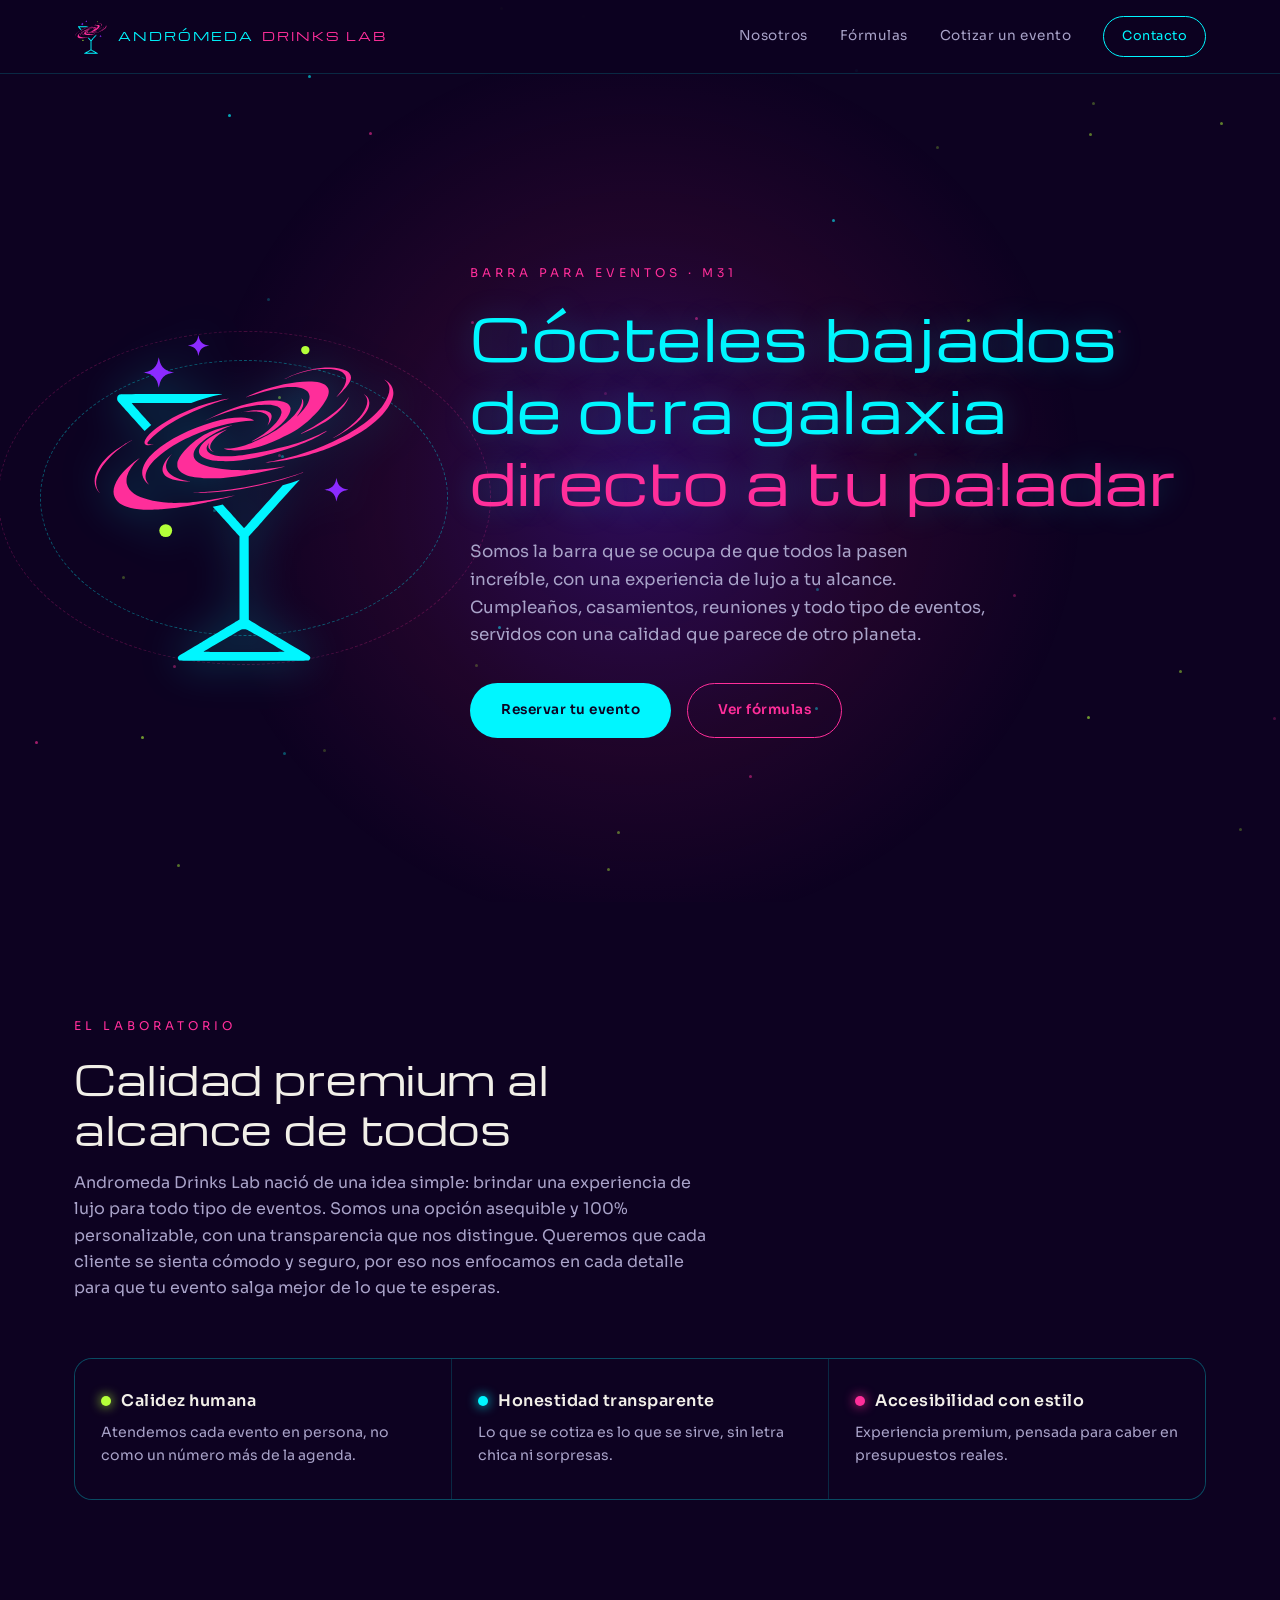
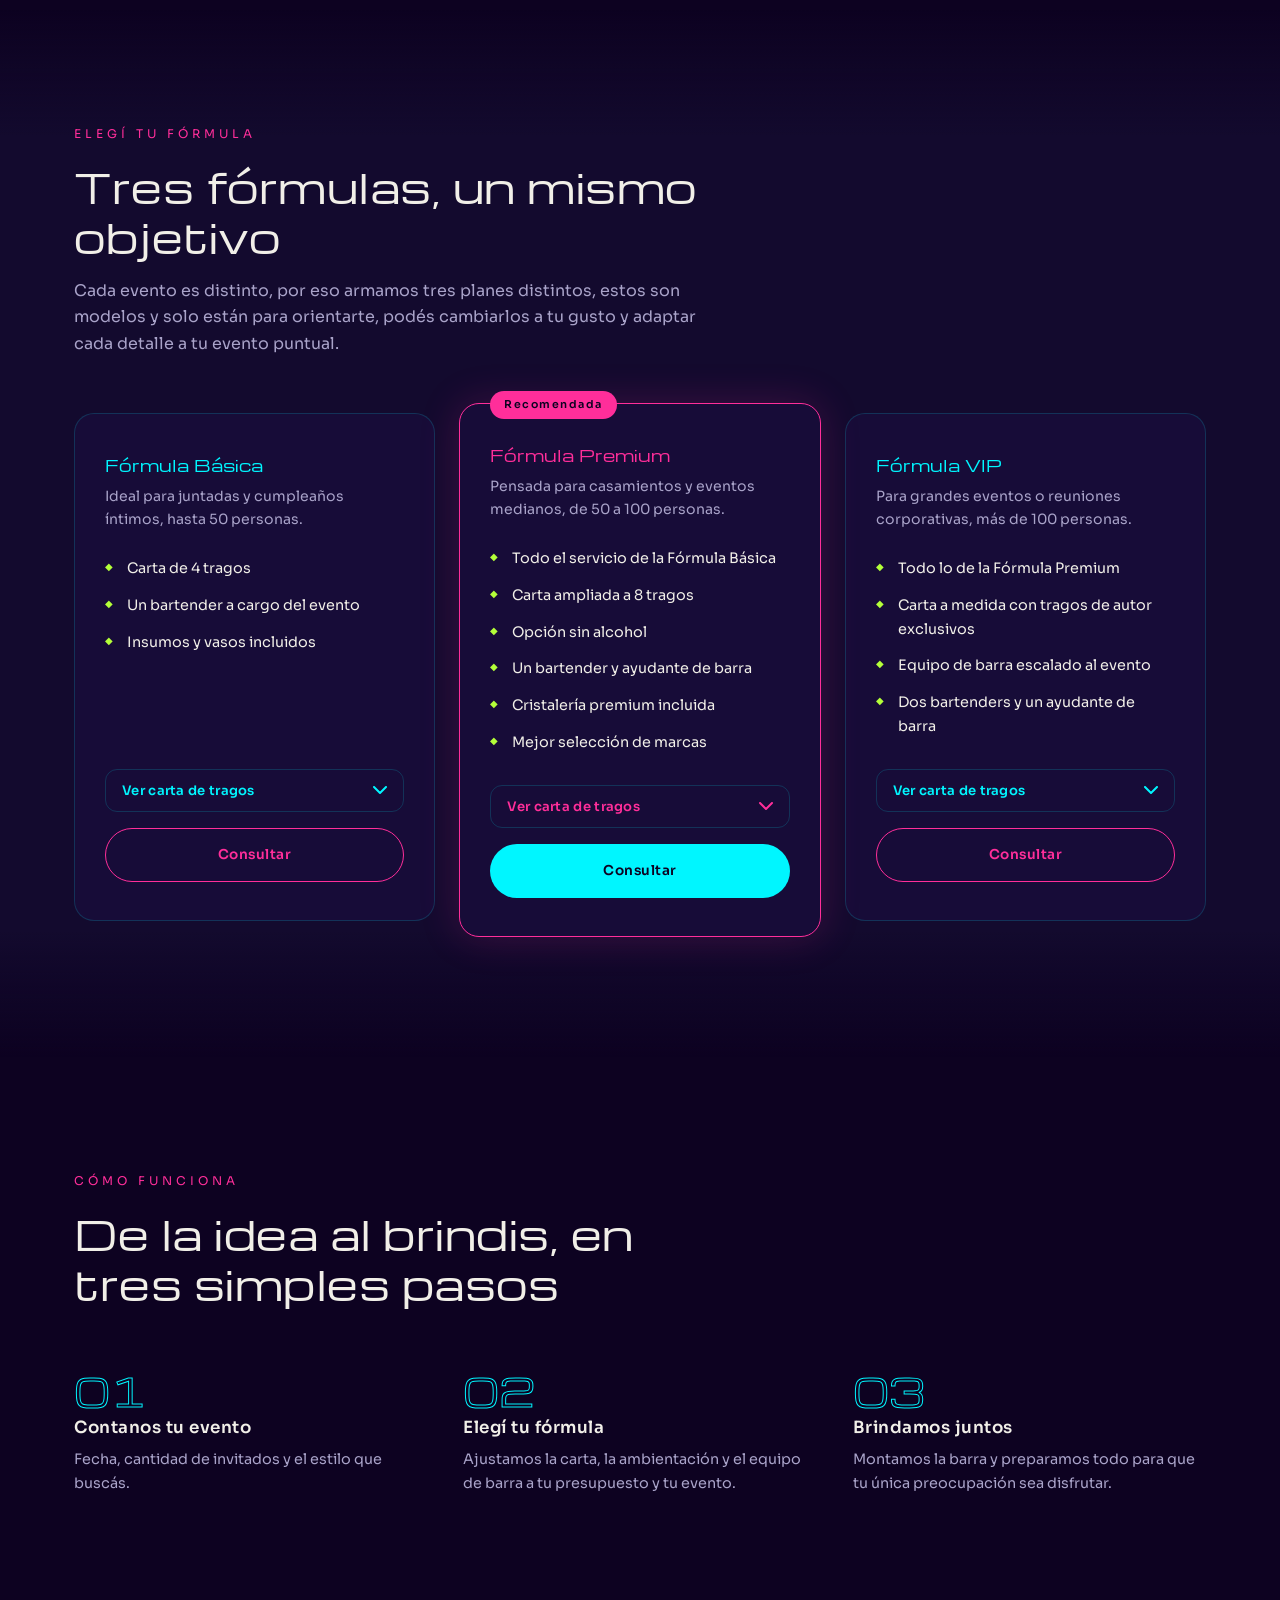
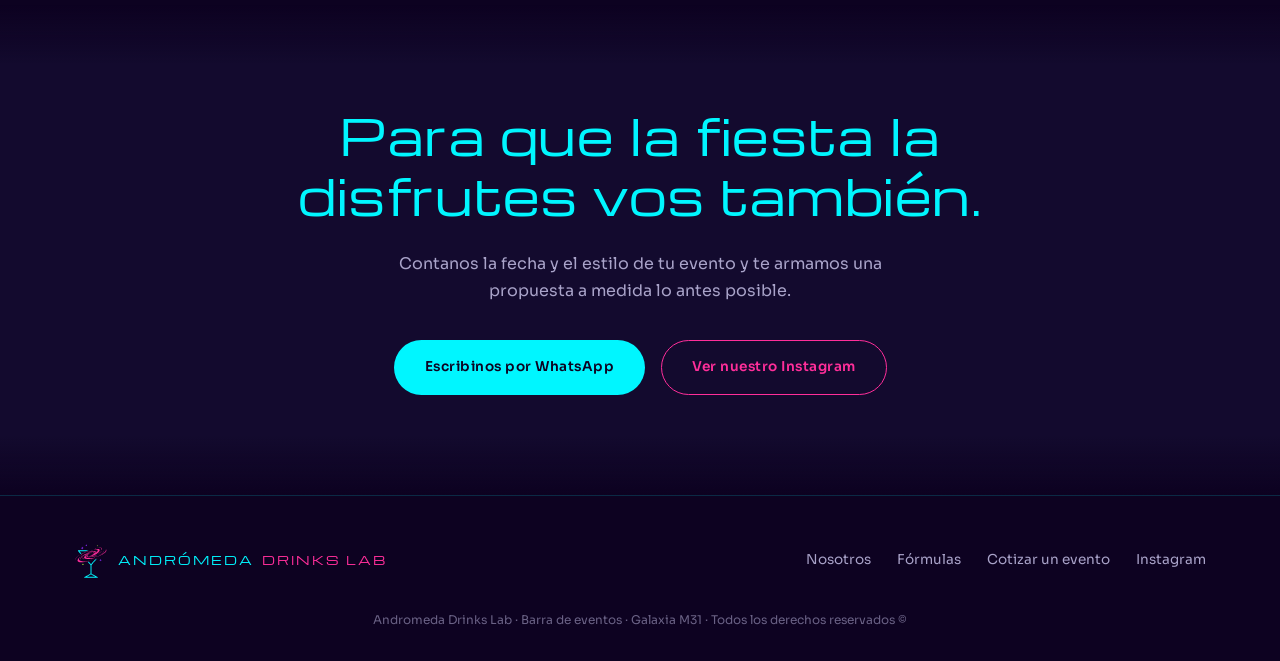
<file: index.html>
<!DOCTYPE html>
<html lang="es">
<head>
<meta charset="UTF-8">
<meta name="viewport" content="width=device-width, initial-scale=1.0">
<title>Andromeda Drinks Lab - Barra de eventos</title>
<meta name="description" content="Barra de tragos profesional para eventos. Cotización a medida y atención personalizada para casamientos, cumpleaños y eventos corporativos">
<link rel="icon" type="image/svg+xml" href="andromeda-icono-color.svg">
<link rel="icon" type="image/png" href="logo.png">
<link rel="apple-touch-icon" href="logo.png">
<meta name="theme-color" content="#0D0221">
<!-- IMPORTANTE: reemplazá https://TU-DOMINIO.com por la dirección real de tu página (og:image y og:url necesitan URL absoluta) -->
<meta property="og:type" content="website">
<meta property="og:locale" content="es_AR">
<meta property="og:site_name" content="Andromeda Drinks Lab">
<meta property="og:title" content="Andromeda Drinks Lab · Barra de tragos para eventos">
<meta property="og:description" content="Cócteles de calidad premium para casamientos, cumpleaños y eventos corporativos. Armamos tu propuesta a medida.">
<meta property="og:url" content="https://TU-DOMINIO.com/">
<meta property="og:image" content="https://TU-DOMINIO.com/logo.png">
<meta property="og:image:width" content="2000">
<meta property="og:image:height" content="2000">
<meta name="twitter:card" content="summary_large_image">
<link rel="preconnect" href="https://fonts.googleapis.com">
<link rel="preconnect" href="https://fonts.gstatic.com" crossorigin>
<link href="https://fonts.googleapis.com/css2?family=Michroma&family=Sora:wght@200;300;400;500;600;700&display=swap" rel="stylesheet">
<link rel="stylesheet" href="styles.css">
</head>
<body>

<div class="stars" id="stars"></div>

<header>
  <nav>
    <div class="brand">
      <img src="andromeda-icono-color.svg" alt="" width="34" height="34">
      <div class="brand-word">ANDRÓMEDA<span>DRINKS LAB</span></div>
    </div>
    <button class="nav-toggle" id="navToggle" aria-label="Abrir menú" aria-expanded="false">&#9776;</button>
    <div class="nav-links" id="navLinks">
      <a href="#proposito">Nosotros</a>
      <a href="#planes">Fórmulas</a>
      <a href="#proceso">Cotizar un evento</a>
      <a href="https://wa.me/5491149477907?text=Hola%21%20Quiero%20cotizar%20un%20evento%20con%20Andromeda%20Drinks%20Lab." target="_blank" rel="noopener noreferrer" class="nav-cta">Contacto</a>
    </div>
  </nav>
</header>

<main>
  <section class="hero">
    <div class="hero-glow" aria-hidden="true"></div>
    <div class="wrap hero-inner">
      <div class="hero-icon-wrap">
        <div class="orbit-ring" aria-hidden="true"></div>
        <div class="orbit-ring two" aria-hidden="true"></div>
        
        <img class="hero-logo" src="andromeda-icono-color.svg" alt="Logo de Andromeda Drinks Lab" width="400" height="400">
      </div>
      <div>
        <span class="eyebrow">Barra para eventos &middot; M31</span>
        <h1>Cócteles bajados de otra galaxia <em>directo a tu paladar</em></h1>
        <p class="lead">Somos la barra que se ocupa de que todos la pasen increíble, con una experiencia de lujo a tu alcance. Cumpleaños, casamientos, reuniones y todo tipo de eventos, servidos con una calidad que parece de otro planeta.</p>
        <div class="cta-row">
          <a href="#contacto" class="btn btn-primary">Reservar tu evento</a>
          <a href="#planes" class="btn btn-ghost">Ver fórmulas</a>
        </div>
      </div>
    </div>
  </section>

  <section id="proposito">
    <div class="wrap">
      <div class="section-head">
        <span class="eyebrow">El laboratorio</span>
        <h2>Calidad premium al alcance de todos</h2>
        <p>Andromeda Drinks Lab nació de una idea simple: brindar una experiencia de lujo para todo tipo de eventos. Somos una opción asequible y 100% personalizable, con una transparencia que nos distingue. Queremos que cada cliente se sienta cómodo y seguro, por eso nos enfocamos en cada detalle para que tu evento salga mejor de lo que te esperas.</p>
      </div>
      <div class="values-grid">
        <div class="value-card">
          <h3><span class="value-dot"></span>Calidez humana</h3>
          <p>Atendemos cada evento en persona, no como un número más de la agenda.</p>
        </div>
        <div class="value-card">
          <h3><span class="value-dot"></span>Honestidad transparente</h3>
          <p>Lo que se cotiza es lo que se sirve, sin letra chica ni sorpresas.</p>
        </div>
        <div class="value-card">
          <h3><span class="value-dot"></span>Accesibilidad con estilo</h3>
          <p>Experiencia premium, pensada para caber en presupuestos reales.</p>
        </div>
      </div>
    </div>
  </section>

  <section id="planes" class="alt">
    <div class="wrap">
      <div class="section-head">
        <span class="eyebrow">Elegí tu fórmula</span>
        <h2>Tres fórmulas, un mismo objetivo</h2>
        <p>Cada evento es distinto, por eso armamos tres planes distintos, estos son modelos y solo están para orientarte, podés cambiarlos a tu gusto y adaptar cada detalle a tu evento puntual.</p>
      </div>
      <div class="plans">
        <div class="plan">
          <div class="plan-name">Fórmula Básica</div>
          <p class="plan-desc">Ideal para juntadas y cumpleaños íntimos, hasta 50 personas.</p>
          <ul class="plan-features">
            <li>Carta de 4 tragos</li>
            <li>Un bartender a cargo del evento</li>
            <li>Insumos y vasos incluidos</li>
          </ul>
          <button class="menu-toggle" type="button" aria-expanded="false" aria-controls="menu-basica">
            <span>Ver carta de tragos</span>
            <svg class="menu-chevron" width="14" height="9" viewBox="0 0 14 9" fill="none" xmlns="http://www.w3.org/2000/svg"><path d="M1 1L7 7L13 1" stroke="currentColor" stroke-width="2" stroke-linecap="round" stroke-linejoin="round"/></svg>
          </button>
          <div class="plan-menu" id="menu-basica">
            <div class="plan-menu-inner">
              <span class="plan-menu-label">Marcas nacionales</span>
              <ul class="drink-list">
                <li><span class="drink-name">Fernet Cola</span><span class="drink-note">Branca y Coca-Cola</span></li>
                <li><span class="drink-name">Gin Tonic</span><span class="drink-note">Gordon's</span></li>
                <li><span class="drink-name">Vodka</span><span class="drink-note">Smirnoff con naranja o energizantes</span></li>
                <li><span class="drink-name">Campari</span><span class="drink-note">Con naranja o tónica</span></li>
              </ul>
            </div>
          </div>
          <a href="#contacto" class="btn btn-ghost">Consultar</a>
        </div>
        <div class="plan featured">
          <span class="plan-tag">Recomendada</span>
          <div class="plan-name">Fórmula Premium</div>
          <p class="plan-desc">Pensada para casamientos y eventos medianos, de 50 a 100 personas.</p>
          <ul class="plan-features">
            <li>Todo el servicio de la Fórmula Básica</li>
            <li>Carta ampliada a 8 tragos</li>
            <li>Opción sin alcohol</li>
            <li>Un bartender y ayudante de barra</li>
            <li>Cristalería premium incluida</li>
            <li>Mejor selección de marcas</li>
          </ul>
          <button class="menu-toggle" type="button" aria-expanded="false" aria-controls="menu-premium">
            <span>Ver carta de tragos</span>
            <svg class="menu-chevron" width="14" height="9" viewBox="0 0 14 9" fill="none" xmlns="http://www.w3.org/2000/svg"><path d="M1 1L7 7L13 1" stroke="currentColor" stroke-width="2" stroke-linecap="round" stroke-linejoin="round"/></svg>
          </button>
          <div class="plan-menu" id="menu-premium">
            <div class="plan-menu-inner">
              <span class="plan-menu-label">Nacionales e importadas</span>
              <ul class="drink-list">
                <li><span class="drink-name">Fernet Cola</span><span class="drink-note">Branca y Coca-Cola</span></li>
                <li><span class="drink-name">Aperol Spritz</span></li>
                <li><span class="drink-name">Mojito</span><span class="drink-note">Bacardi</span></li>
                <li><span class="drink-name">Whisky Sour</span><span class="drink-note">Jack Daniel's / Johnnie Walker Red</span></li>
                <li><span class="drink-name">Gin Tonic premium</span><span class="drink-note">Bombay Sapphire / Beefeater</span></li>
                <li><span class="drink-name">Vodka Martini</span><span class="drink-note">Absolut</span></li>
                <li><span class="drink-name">Daiquiri frozen</span><span class="drink-note">Frutas a elección</span></li>
                <li><span class="drink-name">Mocktail a elección</span><span class="drink-note">Sin alcohol</span></li>
              </ul>
            </div>
          </div>
          <a href="#contacto" class="btn btn-primary">Consultar</a>
        </div>
        <div class="plan">
          <div class="plan-name">Fórmula VIP</div>
          <p class="plan-desc">Para grandes eventos o reuniones corporativas, más de 100 personas.</p>
          <ul class="plan-features">
            <li>Todo lo de la Fórmula Premium</li>
            <li>Carta a medida con tragos de autor exclusivos</li>
            <li>Equipo de barra escalado al evento</li>
            <li>Dos bartenders y un ayudante de barra</li>
          </ul>
          <button class="menu-toggle" type="button" aria-expanded="false" aria-controls="menu-vip">
            <span>Ver carta de tragos</span>
            <svg class="menu-chevron" width="14" height="9" viewBox="0 0 14 9" fill="none" xmlns="http://www.w3.org/2000/svg"><path d="M1 1L7 7L13 1" stroke="currentColor" stroke-width="2" stroke-linecap="round" stroke-linejoin="round"/></svg>
          </button>
          <div class="plan-menu" id="menu-vip">
            <div class="plan-menu-inner">
              <span class="plan-menu-label">Top shelf</span>
              <ul class="drink-list">
                <li><span class="drink-name">Old Fashioned</span><span class="drink-note">Macallan / Buchanan's</span></li>
                <li><span class="drink-name">Espresso Martini</span><span class="drink-note">Grey Goose</span></li>
                <li><span class="drink-name">Margarita</span><span class="drink-note">Don Julio</span></li>
                <li><span class="drink-name">Negroni</span><span class="drink-note">Bombay Sapphire, Campari, Martini Rosso</span></li>
                <li><span class="drink-name">Copas de bienvenida</span><span class="drink-note">Moët &amp; Chandon</span></li>
              </ul>
            </div>
          </div>
          <a href="#contacto" class="btn btn-ghost">Consultar</a>
        </div>
      </div>
    </div>
  </section>

  <!--
  GALERÍA: descomentá este bloque cuando tengas fotos reales (barra armada, tragos, eventos).
  Poné las imágenes en una carpeta "fotos/" y completá el alt de cada una.

  <section id="galeria">
    <div class="wrap">
      <div class="section-head">
        <span class="eyebrow">Nuestros eventos</span>
        <h2>Así se ve una noche Andromeda</h2>
      </div>
      <div class="gallery">
        <img src="fotos/evento-1.jpg" alt="Descripción de la foto" loading="lazy" width="800" height="600">
        <img src="fotos/evento-2.jpg" alt="Descripción de la foto" loading="lazy" width="800" height="600">
        <img src="fotos/evento-3.jpg" alt="Descripción de la foto" loading="lazy" width="800" height="600">
        <img src="fotos/evento-4.jpg" alt="Descripción de la foto" loading="lazy" width="800" height="600">
      </div>
    </div>
  </section>
-->

  <section id="proceso">
    <div class="wrap">
      <div class="section-head">
        <span class="eyebrow">Cómo funciona</span>
        <h2>De la idea al brindis, en tres simples pasos</h2>
      </div>
      <div class="steps">
        <div class="step">
          <div class="step-num">01</div>
          <h3>Contanos tu evento</h3>
          <p>Fecha, cantidad de invitados y el estilo que buscás.</p>
        </div>
        <div class="step">
          <div class="step-num">02</div>
          <h3>Elegí tu fórmula</h3>
          <p>Ajustamos la carta, la ambientación y el equipo de barra a tu presupuesto y tu evento.</p>
        </div>
        <div class="step">
          <div class="step-num">03</div>
          <h3>Brindamos juntos</h3>
          <p>Montamos la barra y preparamos todo para que tu única preocupación sea disfrutar.</p>
        </div>
      </div>
    </div>
  </section>

  <section id="contacto" class="final-cta alt">
    <div class="wrap">
      <h2>Para que la fiesta la disfrutes vos también.</h2>
      <p>Contanos la fecha y el estilo de tu evento y te armamos una propuesta a medida lo antes posible.</p>
      <div class="cta-row">
        <a href="https://wa.me/5491149477907?text=Hola%21%20Quiero%20cotizar%20un%20evento.%20Fecha%3A%20/%20Cantidad%20de%20invitados%3A%20/%20Tipo%20de%20evento%3A%20/%20Lugar%3A" target="_blank" rel="noopener noreferrer" class="btn btn-primary">Escribinos por WhatsApp</a>
        <a href="https://www.instagram.com/andromeda.drinkslab/" target="_blank" rel="noopener noreferrer" class="btn btn-ghost">Ver nuestro Instagram</a>
      </div>
    </div>
  </section>
</main>

<footer>
  <div class="wrap">
    <div class="footer-grid">
      <div class="brand">
        <img src="andromeda-icono-color.svg" alt="" width="28" height="28">
        <div class="brand-word">ANDRÓMEDA<span>DRINKS LAB</span></div>
      </div>
      <div class="footer-links">
        <a href="#proposito">Nosotros</a>
        <a href="#planes">Fórmulas</a>
        <a href="#proceso">Cotizar un evento</a>
        <a href="https://www.instagram.com/andromeda.drinkslab/" target="_blank" rel="noopener noreferrer">Instagram</a>
      </div>
    </div>
    <p class="fine-print">Andromeda Drinks Lab &middot; Barra de eventos &middot; Galaxia M31 &middot; Todos los derechos reservados ©</p>
  </div>
</footer>

<script src="script.js"></script>

</body>
</html>
</file>
<file: styles.css>
:root{
    --bg:#0D0221;
    --bg-alt:#130a2e;
    --panel:#170c38;
    --cyan:#00F6FF;
    --magenta:#FF2E9A;
    --violet:#8C2BFF;
    --acid:#B4FF39;
    --text:#F1EFE8;
    --text-dim:#a9a3c9;
    --line: rgba(0,246,255,0.16);
  }
  *{box-sizing:border-box; margin:0; padding:0;}
  html{scroll-behavior:smooth;}
  body{
    background:var(--bg);
    color:var(--text);
    font-family:'Sora', sans-serif;
    line-height:1.65;
    overflow-x:hidden;
  }
  h1,h2,h3, .display{
    font-family:'Michroma', sans-serif;
    font-weight:400;
    line-height:1.25;
    letter-spacing:0.5px;
  }
  a{color:inherit; text-decoration:none;}
  img,svg{display:block; max-width:100%;}
  .wrap{
    max-width:1180px;
    margin:0 auto;
    padding:0 24px;
  }
  ::selection{ background:var(--magenta); color:var(--bg); }
  a:focus-visible, button:focus-visible{
    outline:2px solid var(--acid);
    outline-offset:3px;
  }

  /* background atmosphere */
  .stars{
    position:fixed; inset:0; z-index:0; pointer-events:none;
  }
  .stars span{
    position:absolute;
    width:3px; height:3px;
    background:var(--cyan);
    border-radius:50%;
    opacity:0.5;
    animation:twinkle 4s ease-in-out infinite;
  }
  @keyframes twinkle{
    0%,100%{opacity:0.15; transform:scale(1);}
    50%{opacity:0.9; transform:scale(1.6);}
  }

  /* ---------- NAV ---------- */
  header{
    position:sticky; top:0; z-index:50;
    backdrop-filter:blur(10px);
    background:rgba(13,2,33,0.75);
    border-bottom:1px solid var(--line);
    transition:transform .25s ease;
  }
  header.nav-hidden{ transform:translateY(-100%); }
  nav{
    display:flex; align-items:center; justify-content:space-between;
    padding:16px 24px;
    max-width:1180px; margin:0 auto;
  }
  .brand{ display:flex; align-items:center; gap:10px; }
  .brand img{ width:34px; height:34px; flex-shrink:0; }
  .brand-word{ font-family:'Michroma'; font-size:0.78rem; letter-spacing:2px; color:var(--cyan); }
  .brand-word span{ display:inline; font:inherit; color:var(--magenta); margin-left:8px; }
  .nav-links{ display:flex; align-items:center; gap:32px; font-size:0.85rem; letter-spacing:0.5px; color:var(--text-dim); }
  .nav-links a:hover{ color:var(--cyan); }
  .nav-cta{
    border:1px solid var(--cyan); color:var(--cyan);
    padding:9px 18px; border-radius:100px; font-size:0.8rem;
    letter-spacing:0.5px; transition:all .25s ease;
    white-space:nowrap;
  }
  .nav-links .nav-cta:hover{ background:var(--cyan); color:var(--bg); }
  .nav-toggle{ display:none; background:none; border:none; color:var(--cyan); font-size:1.5rem; cursor:pointer; }

  @media (max-width:1080px){
    .nav-links{
      position:absolute; top:100%; left:0; right:0;
      background:var(--bg-alt);
      flex-direction:column; gap:0;
      border-bottom:1px solid var(--line);
      max-height:0; overflow:hidden;
      transition:max-height .3s ease;
    }
    .nav-links.open{ max-height:280px; }
    .nav-links a{ padding:16px 24px; }
    .nav-links .nav-cta{
      align-self:center;
      margin:12px 24px;
      padding:9px 18px;
    }
    .nav-toggle{ display:block; }
  }

  @media (max-width:480px){
    .brand-word span{
      display:block;
      margin:2px 0 0;
    }
  }

  /* ---------- HERO ---------- */
  .hero{
    position:relative;
    min-height:92vh;
    display:flex; align-items:center;
    padding:80px 0 60px;
    overflow:hidden;
  }
  .hero-glow{
    position:absolute; top:50%; left:50%;
    width:900px; height:900px;
    transform:translate(-50%,-50%);
    background:radial-gradient(circle, rgba(140,43,255,0.25) 0%, rgba(255,46,154,0.08) 40%, transparent 70%);
    z-index:0; pointer-events:none;
  }
  .hero-inner{
    position:relative; z-index:2;
    display:grid;
    grid-template-columns:340px 1fr;
    gap:56px;
    align-items:center;
  }
  .hero-icon-wrap{
    position:relative;
    display:flex; align-items:center; justify-content:center;
    height:230px;
  }
  .orbit-ring{
    position:absolute;
    width:120%; height:120%;
    border:1px dashed rgba(0,246,255,0.35);
    border-radius:50%;
    animation:spin 40s linear infinite;
  }
  .orbit-ring.two{
    width:145%; height:145%;
    border-color:rgba(255,46,154,0.22);
    animation-duration:60s;
    animation-direction:reverse;
  }
  @keyframes spin{ to{ transform:rotate(360deg); } }
  .hero-logo{
    position:absolute;
    width:min(330px, 100%); height:auto;
    z-index:1;
    filter:drop-shadow(0 0 22px rgba(0,246,255,0.35));
  }
  .eyebrow{
    font-family:'Sora'; font-size:0.75rem; letter-spacing:4px;
    color:var(--magenta); text-transform:uppercase; margin-bottom:18px;
    display:inline-block;
  }
  .hero h1{
    font-size:clamp(2.1rem, 5vw, 3.6rem);
    color:var(--cyan);
    text-shadow:0 0 30px rgba(0,246,255,0.25);
  }
  .hero h1 em{
    font-style:normal; color:var(--magenta);
  }
  .hero p.lead{
    margin-top:22px;
    max-width:520px;
    color:var(--text-dim);
    font-size:1.05rem;
  }
  .cta-row{ display:flex; gap:16px; margin-top:34px; flex-wrap:wrap; }
  .btn{
    display:inline-block;
    padding:15px 30px;
    border-radius:100px;
    font-size:0.85rem;
    letter-spacing:0.5px;
    font-weight:600;
    transition:all .25s ease;
    border:1px solid transparent;
  }
  .btn-primary{ background:var(--cyan); color:var(--bg); }
  .btn-primary:hover{ box-shadow:0 0 24px rgba(0,246,255,0.55); transform:translateY(-2px); }
  .btn-ghost{ border-color:var(--magenta); color:var(--magenta); }
  .btn-ghost:hover{ background:var(--magenta); color:var(--bg); }

  @media (max-width:860px){
    .hero-inner{ grid-template-columns:1fr; text-align:center; }
    .hero-icon-wrap{ margin:0 auto; }
    .hero p.lead{ margin-left:auto; margin-right:auto; }
    .cta-row{ justify-content:center; }
  }

  /* ---------- SECTION SHARED ---------- */
  section{ position:relative; z-index:1; padding:110px 0; }
  .section-head{ max-width:640px; margin-bottom:56px; }
  .section-head h2{ font-size:clamp(1.7rem,3.6vw,2.5rem); color:var(--text); }
  .section-head p{ color:var(--text-dim); margin-top:16px; }
  .alt{ background:linear-gradient(180deg, transparent, var(--bg-alt) 12%, var(--bg-alt) 88%, transparent); }

  /* ---------- PROPOSITO / VALORES ---------- */
  .values-grid{
    display:grid;
    grid-template-columns:repeat(3, 1fr);
    gap:1px;
    background:var(--line);
    border:1px solid var(--line);
    border-radius:18px;
    overflow:hidden;
  }
  .value-card{
    background:var(--bg);
    padding:32px 26px;
  }
  .value-card h3{
    font-family:'Sora'; font-size:1rem; font-weight:600;
    margin-bottom:10px;
    display:flex; align-items:center; gap:10px;
  }
  .value-dot{
    width:10px; height:10px; border-radius:50%;
    background:var(--acid);
    flex-shrink:0;
    box-shadow:0 0 12px var(--acid);
  }
  .value-card:nth-child(2) .value-dot{ background:var(--cyan); box-shadow:0 0 12px var(--cyan); }
  .value-card:nth-child(3) .value-dot{ background:var(--magenta); box-shadow:0 0 12px var(--magenta); }
  .value-card:nth-child(4) .value-dot{ background:var(--violet); box-shadow:0 0 12px var(--violet); }
  .value-card:nth-child(5) .value-dot{ background:var(--acid); box-shadow:0 0 12px var(--acid); }
  .value-card p{ font-size:0.88rem; color:var(--text-dim); }

  @media (max-width:700px){
    .values-grid{ grid-template-columns:1fr; }
  }

  /* ---------- PLANES ---------- */
  .plans{
    display:grid;
    grid-template-columns:repeat(3,1fr);
    gap:24px;
    align-items:start;
  }
  @media (max-width:900px){ .plans{ grid-template-columns:1fr; } }
  .plan{
    background:var(--panel);
    border:1px solid var(--line);
    border-radius:20px;
    padding:38px 30px;
    display:flex; flex-direction:column;
    transition:transform .3s ease, border-color .3s ease, box-shadow .3s ease;
  }
  .plan:hover{
    transform:translateY(-8px);
    border-color:var(--cyan);
    box-shadow:0 0 36px rgba(0,246,255,0.22);
  }
  .plan.featured{
    border-color:var(--magenta);
    box-shadow:0 0 40px rgba(255,46,154,0.18);
    position:relative;
    transform:translateY(-10px);
  }
  .plan.featured:hover{
    transform:translateY(-16px);
    border-color:var(--magenta);
    box-shadow:0 0 52px rgba(255,46,154,0.32);
  }
  .plan-tag{
    position:absolute; top:-13px; left:30px;
    background:var(--magenta); color:var(--bg);
    font-size:0.68rem; letter-spacing:1.5px;
    padding:5px 14px; border-radius:100px;
    font-weight:600;
  }
  .plan-name{ font-family:'Michroma'; font-size:1rem; color:var(--cyan); margin-bottom:6px; }
  .plan.featured .plan-name{ color:var(--magenta); }
  .plan-desc{ color:var(--text-dim); font-size:0.88rem; margin-bottom:26px; }
  .plan-features{ list-style:none; display:flex; flex-direction:column; gap:13px; margin-bottom:30px; flex:1; }
  .plan-features li{ font-size:0.9rem; padding-left:22px; position:relative; color:var(--text); }
  .plan-features li::before{
    content:"◆"; position:absolute; left:0; top:1px;
    color:var(--acid); font-size:0.65rem;
  }
  .plan .btn{ text-align:center; width:100%; margin-top:16px; }

  /* ---------- CARTA DE TRAGOS (acordeón) ---------- */
  .menu-toggle{
    display:flex; align-items:center; justify-content:space-between;
    width:100%;
    background:none;
    border:1px solid var(--line);
    border-radius:12px;
    padding:12px 16px;
    color:var(--cyan);
    font-family:'Sora'; font-size:0.82rem; font-weight:600;
    letter-spacing:0.3px;
    cursor:pointer;
    transition:border-color .25s ease, background .25s ease, color .25s ease;
  }
  .menu-toggle:hover{
    border-color:var(--cyan);
    background:rgba(0,246,255,0.06);
  }
  .plan.featured .menu-toggle{ color:var(--magenta); }
  .plan.featured .menu-toggle:hover{
    border-color:var(--magenta);
    background:rgba(255,46,154,0.06);
  }
  .menu-chevron{
    flex-shrink:0;
    transition:transform .3s ease;
  }
  .menu-toggle[aria-expanded="true"] .menu-chevron{
    transform:rotate(180deg);
  }

  .plan-menu{
    max-height:0;
    overflow:hidden;
    transition:max-height .4s ease;
  }
  .plan-menu-inner{
    padding:18px 4px 4px;
  }
  .plan-menu-label{
    display:inline-block;
    font-family:'Sora'; font-size:0.68rem; font-weight:700;
    letter-spacing:1.5px; text-transform:uppercase;
    color:var(--acid);
    margin-bottom:14px;
  }
  .plan.featured .plan-menu-label{ color:var(--magenta); }

  .drink-list{
    list-style:none;
    display:flex; flex-direction:column;
    gap:12px;
  }
  .drink-list li{
    display:flex; flex-direction:column;
    padding-left:18px;
    position:relative;
    opacity:0;
    transform:translateY(-6px);
    animation:drinkIn .35s ease forwards;
  }
  .plan-menu.open .drink-list li{ animation-play-state:running; }
  .drink-list li::before{
    content:"✦";
    position:absolute; left:0; top:1px;
    color:var(--cyan); font-size:0.65rem;
  }
  .plan.featured .drink-list li::before{ color:var(--magenta); }
  .drink-list li:nth-child(1){ animation-delay:.03s; }
  .drink-list li:nth-child(2){ animation-delay:.08s; }
  .drink-list li:nth-child(3){ animation-delay:.13s; }
  .drink-list li:nth-child(4){ animation-delay:.18s; }
  .drink-list li:nth-child(5){ animation-delay:.23s; }
  .drink-list li:nth-child(6){ animation-delay:.28s; }
  .drink-list li:nth-child(7){ animation-delay:.33s; }
  .drink-list li:nth-child(8){ animation-delay:.38s; }
  @keyframes drinkIn{
    to{ opacity:1; transform:translateY(0); }
  }
  .drink-name{
    font-size:0.9rem; font-weight:600; color:var(--text);
  }
  .drink-note{
    font-size:0.78rem; color:var(--text-dim); margin-top:2px;
  }

  @media (prefers-reduced-motion: reduce){
    .plan-menu, .menu-chevron, .drink-list li{ transition:none !important; animation:none !important; opacity:1 !important; transform:none !important; }
  }

  /* ---------- PROCESO ---------- */
  .steps{
    display:grid;
    grid-template-columns:repeat(3,1fr);
    gap:36px;
    counter-reset:step;
  }
  @media (max-width:820px){ .steps{ grid-template-columns:1fr; } }
  .step{ position:relative; padding-top:52px; }
  .step-num{
    font-family:'Michroma';
    font-size:2.4rem;
    color:transparent;
    -webkit-text-stroke:1px var(--cyan);
    position:absolute; top:-6px; left:0;
  }
  .step h3{ font-family:'Sora'; font-weight:600; font-size:1.05rem; margin-bottom:10px; }
  .step p{ color:var(--text-dim); font-size:0.9rem; }

  /* ---------- CTA FINAL ---------- */
  .final-cta{
    text-align:center;
    padding:100px 0;
  }
  .final-cta h2{
    font-size:clamp(1.8rem,4.4vw,3rem);
    color:var(--cyan);
    max-width:760px; margin:0 auto 26px;
  }
  .final-cta p{ color:var(--text-dim); max-width:520px; margin:0 auto 36px; }
  .final-cta .cta-row{ justify-content:center; margin-top:0; }

  footer{
    border-top:1px solid var(--line);
    padding:48px 0 32px;
  }
  .footer-grid{
    display:flex; justify-content:space-between; align-items:center;
    flex-wrap:wrap; gap:24px;
  }
  .footer-links{ display:flex; gap:26px; font-size:0.85rem; color:var(--text-dim); flex-wrap:wrap; }
  .footer-links a:hover{ color:var(--cyan); }
  .fine-print{
    margin-top:32px; text-align:center;
    font-size:0.75rem; color:var(--text-dim); opacity:0.6;
  }

  @media (prefers-reduced-motion: reduce){
    .orbit-ring, .stars span{ animation:none !important; }
  }


  /* ---------- GALERÍA (se activa al descomentar la sección en index.html) ---------- */
  .gallery{
    display:grid;
    grid-template-columns:repeat(auto-fit, minmax(240px, 1fr));
    gap:16px;
  }
  .gallery img{
    width:100%; height:100%;
    aspect-ratio:4/3; object-fit:cover;
    border:1px solid var(--line);
    border-radius:16px;
  }
</file>
